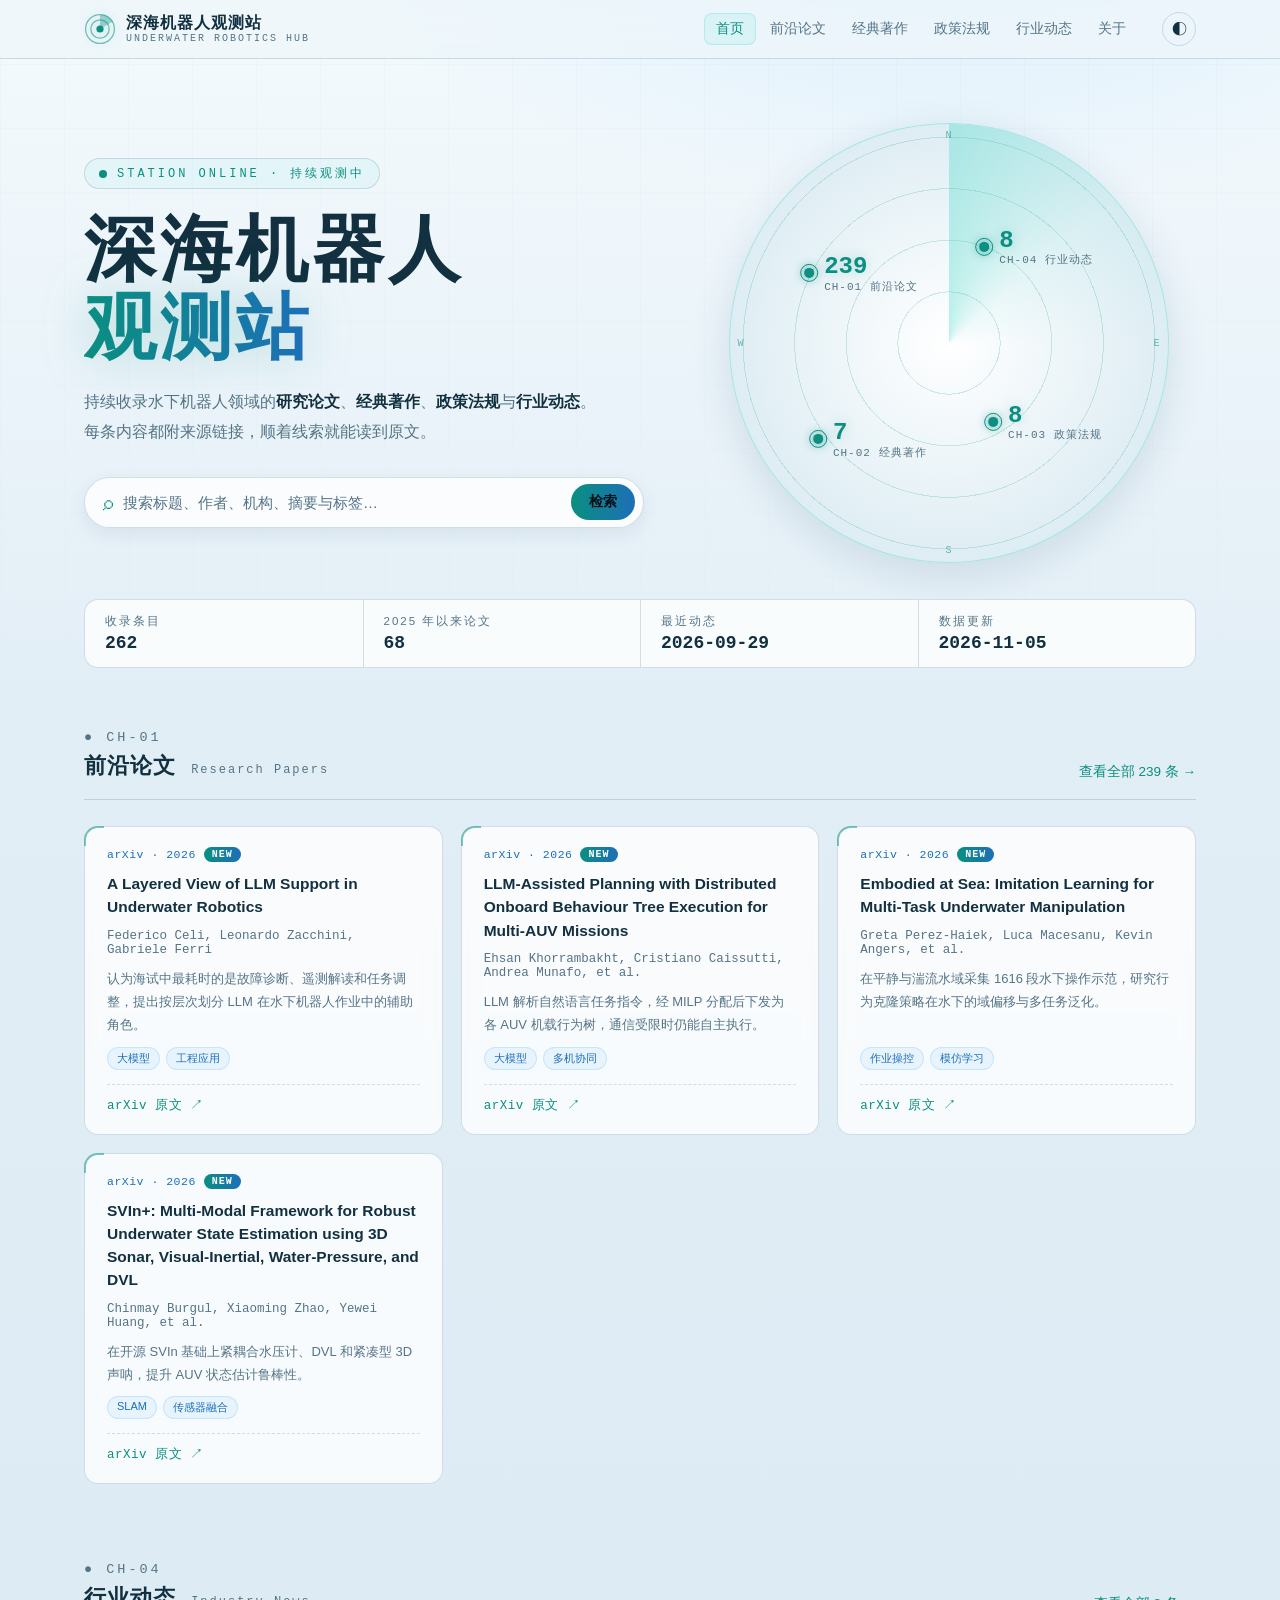
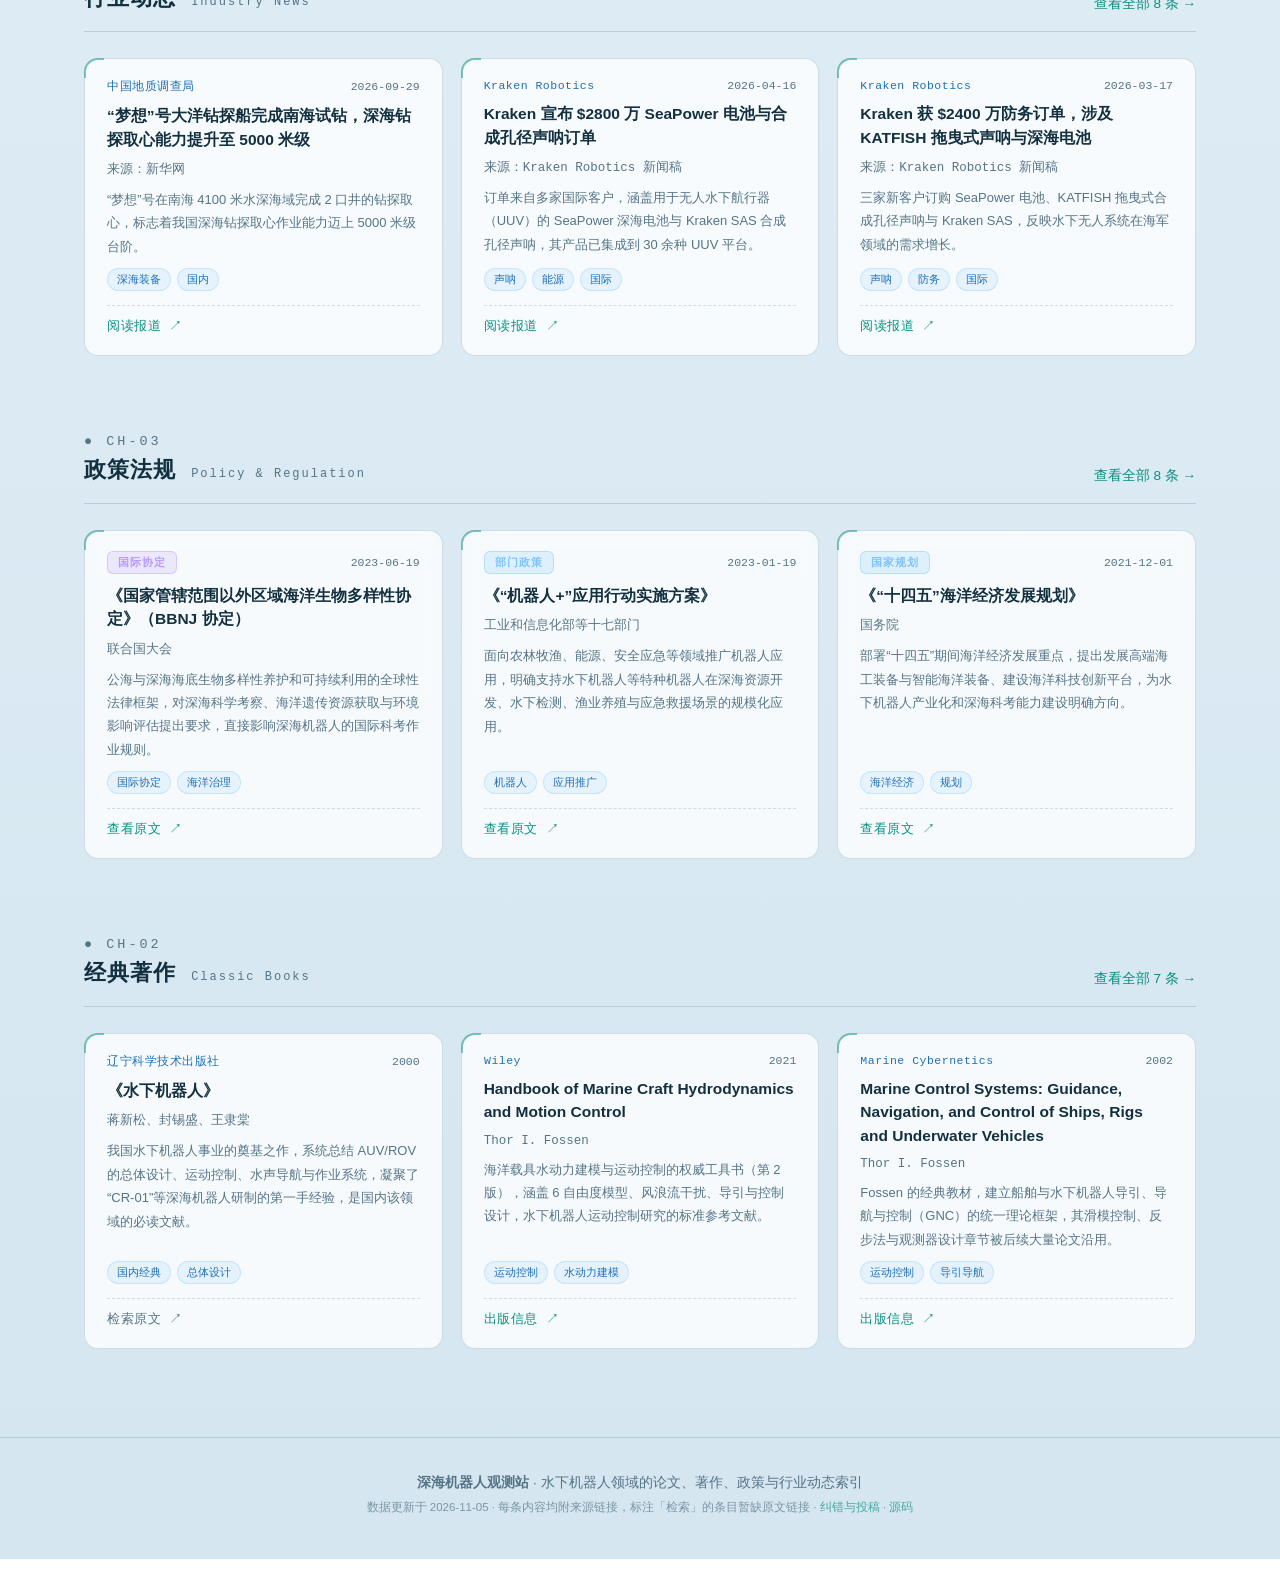
<file: index.html>
<!DOCTYPE html>
<html lang="zh-CN">
<head>
  <meta charset="UTF-8" />
  <meta name="viewport" content="width=device-width, initial-scale=1.0" />
  <title>深海机器人观测站 · 水下机器人论文、著作、政策与行业动态</title>
  <meta name="description" content="深海机器人观测站：水下机器人领域的前沿论文、经典著作、政策法规与行业动态，每条均附来源链接，支持全站检索。" />
  <link rel="canonical" href="https://momo1986.github.io/underwater-robotics-hub/" />
  <meta property="og:type" content="website" />
  <meta property="og:site_name" content="深海机器人观测站" />
  <meta property="og:title" content="深海机器人观测站 · 水下机器人论文、著作、政策与行业动态" />
  <meta property="og:description" content="深海机器人观测站：水下机器人领域的前沿论文、经典著作、政策法规与行业动态，每条均附来源链接，支持全站检索。" />
  <meta property="og:url" content="https://momo1986.github.io/underwater-robotics-hub/" />
  <meta name="theme-color" content="#03080f" />
  <link rel="icon" href="favicon.svg" type="image/svg+xml" />
  <link rel="stylesheet" href="css/style.css" />
  <script>
    /* 尽早应用主题，避免闪烁：优先用户选择，其次跟随系统 */
    try {
      var t = localStorage.getItem("uwr-theme");
      if (t === "light" || (!t && matchMedia("(prefers-color-scheme: light)").matches)) document.documentElement.classList.add("light");
    } catch (e) {}
  </script>
</head>
<body class="home">
  <header id="site-header" class="topbar"></header>

  <main id="top">
    <section class="station">
      <div class="station-text">
        <p class="eyebrow"><span class="dot"></span>STATION ONLINE · 持续观测中</p>
        <h1 class="station-title">深海机器人<br /><em>观测站</em></h1>
        <p class="station-sub">
          持续收录水下机器人领域的<b>研究论文</b>、<b>经典著作</b>、<b>政策法规</b>与<b>行业动态</b>。
          每条内容都附来源链接，顺着线索就能读到原文。
        </p>
        <form class="search-wrap" action="search.html" method="get" role="search">
          <span class="search-icon" aria-hidden="true">⌕</span>
          <input id="homeSearch" name="q" type="search" placeholder="搜索标题、作者、机构、摘要与标签…" autocomplete="off" aria-label="全站搜索" />
          <button class="search-go" type="submit">检索</button>
        </form>
      </div>
      <div class="sonar" id="sonar" aria-label="各栏目条目数">
        <div class="sonar-sweep" aria-hidden="true"></div>
        <span class="sonar-label sonar-n">N</span><span class="sonar-label sonar-e">E</span>
        <span class="sonar-label sonar-s">S</span><span class="sonar-label sonar-w">W</span>
      </div>
    </section>

    <div class="readout" id="readout"></div>

    <div id="previews"></div>
  </main>

  <footer id="site-footer" class="footer"></footer>

  <script src="js/data/papers.js"></script>
  <script src="js/data/books.js"></script>
  <script src="js/data/policies.js"></script>
  <script src="js/data/news.js"></script>
  <script src="js/common.js"></script>
  <script src="js/home.js"></script>
</body>
</html>
</file>
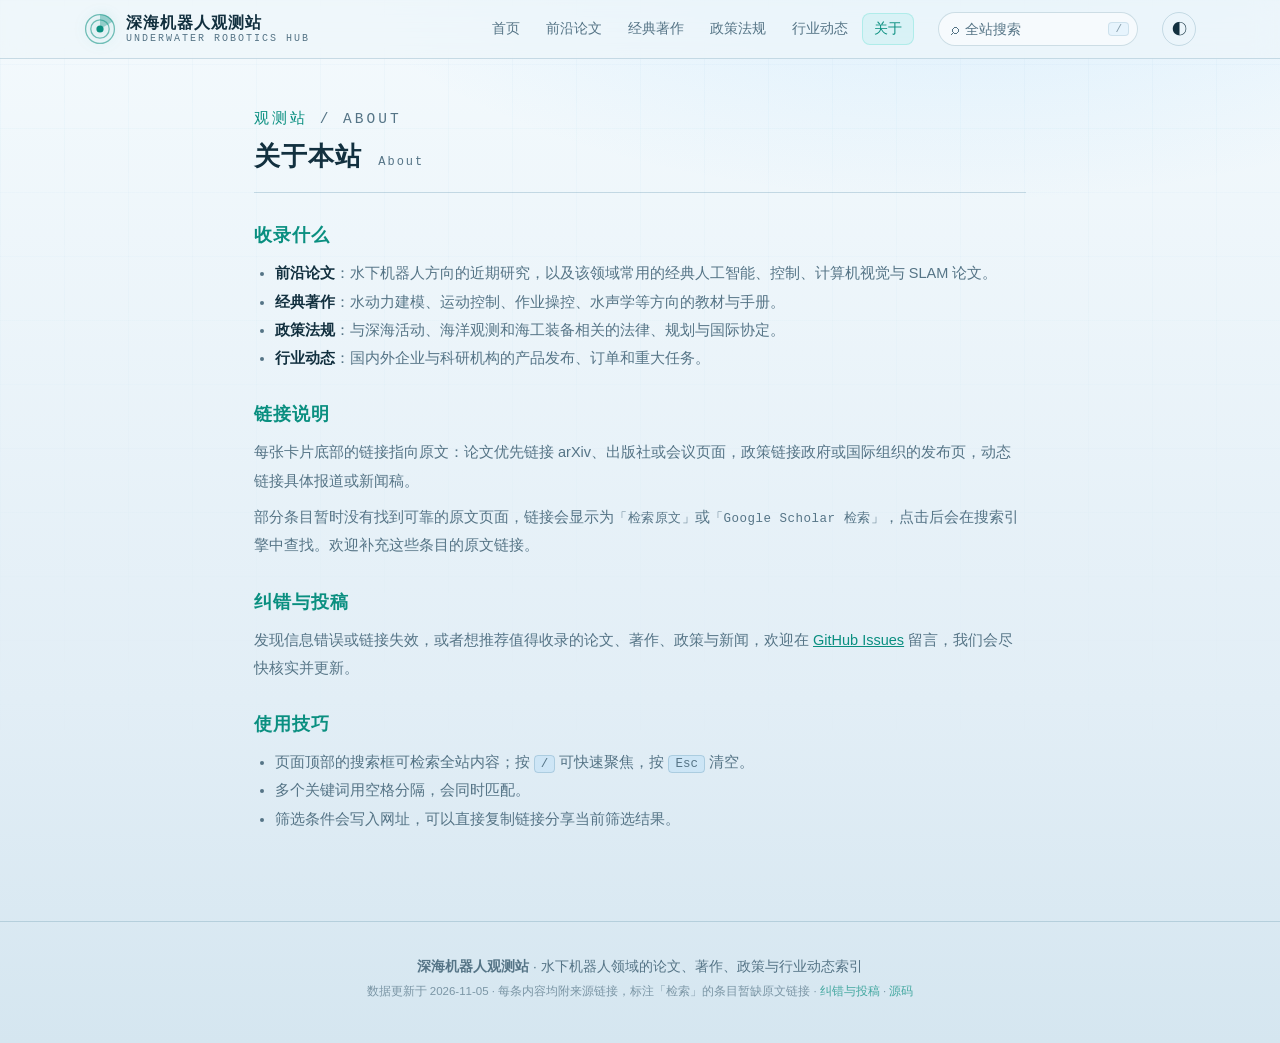
<file: about.html>
<!DOCTYPE html>
<html lang="zh-CN">
<head>
  <meta charset="UTF-8" />
  <meta name="viewport" content="width=device-width, initial-scale=1.0" />
  <title>关于 · 深海机器人观测站</title>
  <meta name="description" content="深海机器人观测站的收录范围、数据来源与维护方式。" />
  <link rel="canonical" href="https://momo1986.github.io/underwater-robotics-hub/about.html" />
  <meta property="og:type" content="website" />
  <meta property="og:site_name" content="深海机器人观测站" />
  <meta property="og:title" content="关于 · 深海机器人观测站" />
  <meta property="og:description" content="深海机器人观测站的收录范围、数据来源与维护方式。" />
  <meta property="og:url" content="https://momo1986.github.io/underwater-robotics-hub/about.html" />
  <meta name="theme-color" content="#03080f" />
  <link rel="icon" href="favicon.svg" type="image/svg+xml" />
  <link rel="stylesheet" href="css/style.css" />
  <script>
    /* 尽早应用主题，避免闪烁：优先用户选择，其次跟随系统 */
    try {
      var t = localStorage.getItem("uwr-theme");
      if (t === "light" || (!t && matchMedia("(prefers-color-scheme: light)").matches)) document.documentElement.classList.add("light");
    } catch (e) {}
  </script>
</head>
<body>
  <header id="site-header" class="topbar"></header>

  <main id="top">
    <section class="zone page-zone prose">
      <header class="zone-head">
        <div>
          <p class="crumb"><a href="index.html">观测站</a> / ABOUT</p>
          <h1 class="page-title">关于本站 <small>About</small></h1>
        </div>
      </header>

      <h2>收录什么</h2>
      <ul>
        <li><b>前沿论文</b>：水下机器人方向的近期研究，以及该领域常用的经典人工智能、控制、计算机视觉与 SLAM 论文。</li>
        <li><b>经典著作</b>：水动力建模、运动控制、作业操控、水声学等方向的教材与手册。</li>
        <li><b>政策法规</b>：与深海活动、海洋观测和海工装备相关的法律、规划与国际协定。</li>
        <li><b>行业动态</b>：国内外企业与科研机构的产品发布、订单和重大任务。</li>
      </ul>

      <h2>链接说明</h2>
      <p>每张卡片底部的链接指向原文：论文优先链接 arXiv、出版社或会议页面，政策链接政府或国际组织的发布页，动态链接具体报道或新闻稿。</p>
      <p>部分条目暂时没有找到可靠的原文页面，链接会显示为<span class="card-link is-search">「检索原文」</span>或<span class="card-link is-search">「Google Scholar 检索」</span>，点击后会在搜索引擎中查找。欢迎补充这些条目的原文链接。</p>

      <h2>纠错与投稿</h2>
      <p>发现信息错误或链接失效，或者想推荐值得收录的论文、著作、政策与新闻，欢迎在 <a id="issueLink" target="_blank" rel="noopener">GitHub Issues</a> 留言，我们会尽快核实并更新。</p>

      <h2>使用技巧</h2>
      <ul>
        <li>页面顶部的搜索框可检索全站内容；按 <kbd>/</kbd> 可快速聚焦，按 <kbd>Esc</kbd> 清空。</li>
        <li>多个关键词用空格分隔，会同时匹配。</li>
        <li>筛选条件会写入网址，可以直接复制链接分享当前筛选结果。</li>
      </ul>
    </section>
    <script>document.addEventListener("DOMContentLoaded",function(){document.getElementById("issueLink").href=SITE.repo+"/issues";});</script>
  </main>

  <footer id="site-footer" class="footer"></footer>

  <script src="js/common.js"></script>

</body>
</html>
</file>
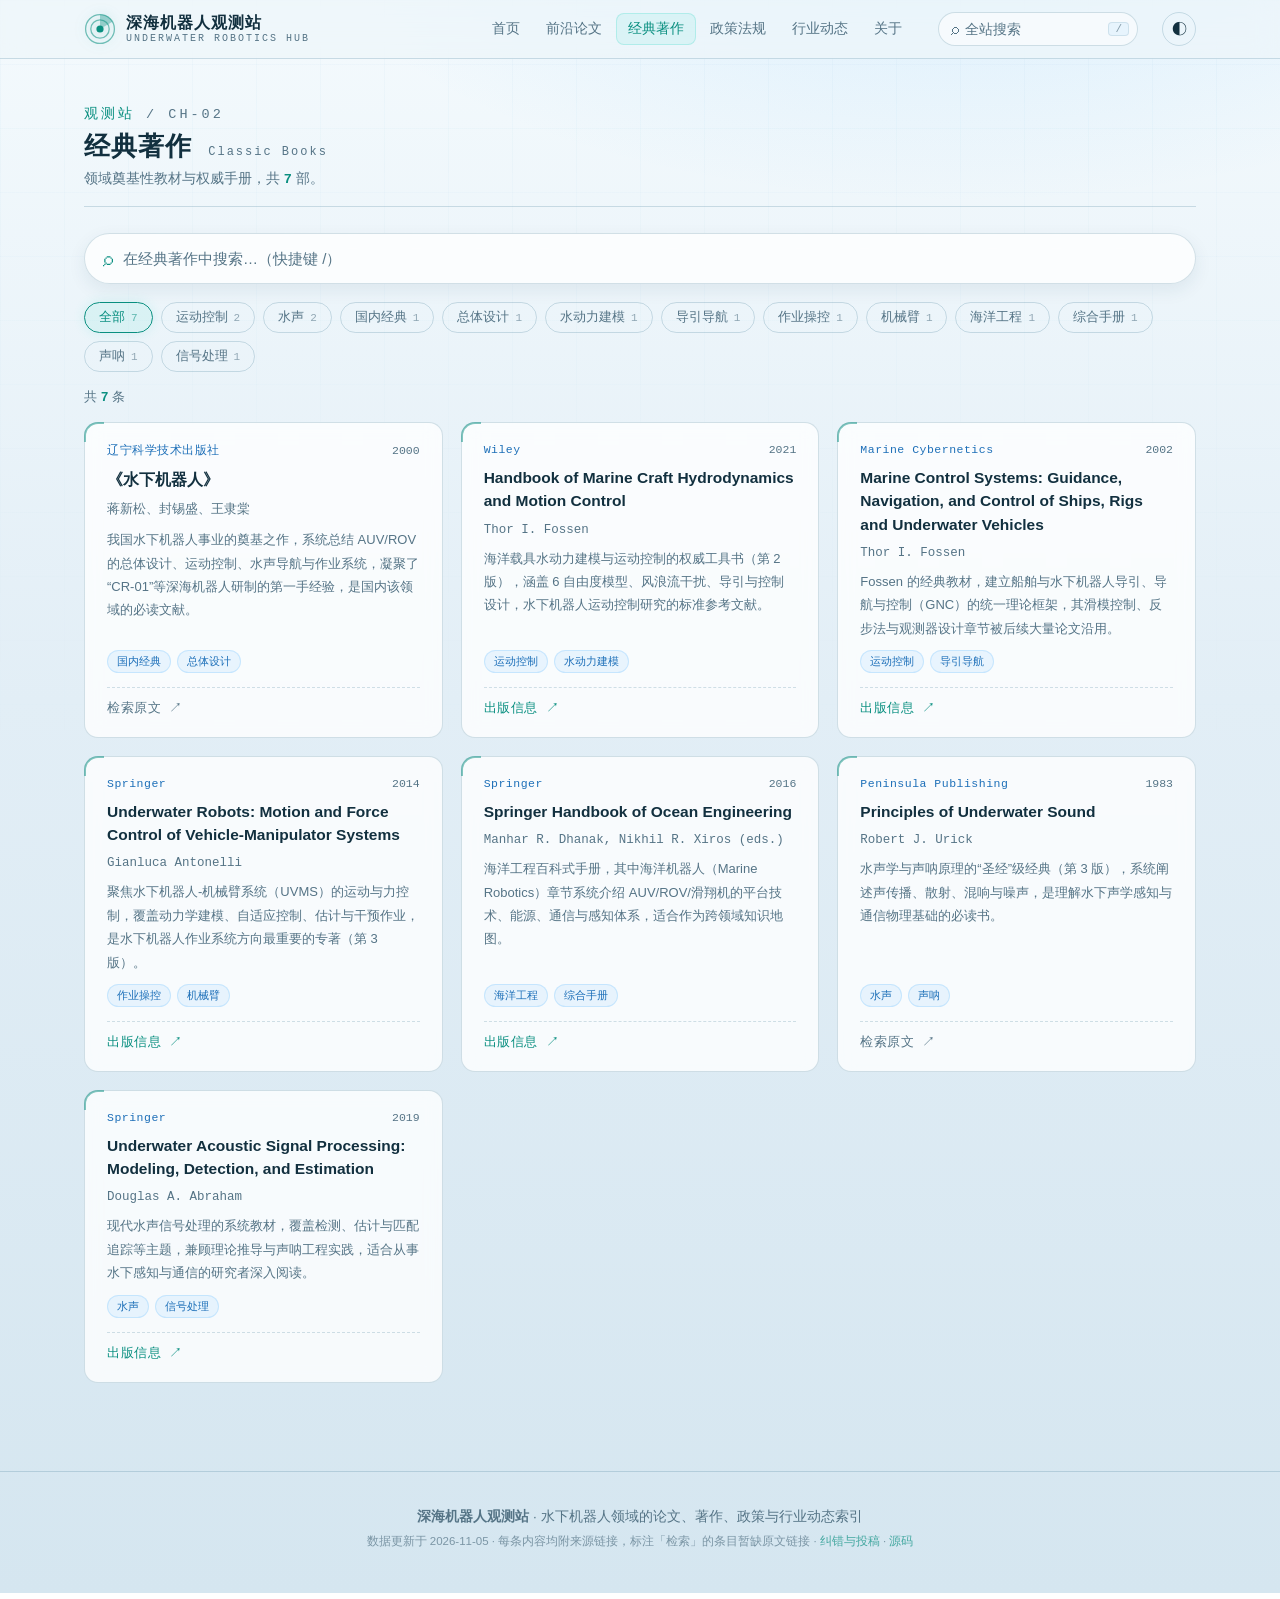
<file: books.html>
<!DOCTYPE html>
<html lang="zh-CN">
<head>
  <meta charset="UTF-8" />
  <meta name="viewport" content="width=device-width, initial-scale=1.0" />
  <title>经典著作 · 深海机器人观测站</title>
  <meta name="description" content="水下机器人领域的奠基性教材与权威手册：水动力建模、运动控制、作业操控、水声学。" />
  <link rel="canonical" href="https://momo1986.github.io/underwater-robotics-hub/books.html" />
  <meta property="og:type" content="website" />
  <meta property="og:site_name" content="深海机器人观测站" />
  <meta property="og:title" content="经典著作 · 深海机器人观测站" />
  <meta property="og:description" content="水下机器人领域的奠基性教材与权威手册：水动力建模、运动控制、作业操控、水声学。" />
  <meta property="og:url" content="https://momo1986.github.io/underwater-robotics-hub/books.html" />
  <meta name="theme-color" content="#03080f" />
  <link rel="icon" href="favicon.svg" type="image/svg+xml" />
  <link rel="stylesheet" href="css/style.css" />
  <script>
    /* 尽早应用主题，避免闪烁：优先用户选择，其次跟随系统 */
    try {
      var t = localStorage.getItem("uwr-theme");
      if (t === "light" || (!t && matchMedia("(prefers-color-scheme: light)").matches)) document.documentElement.classList.add("light");
    } catch (e) {}
  </script>
</head>
<body data-section="books">
  <header id="site-header" class="topbar"></header>

  <main id="top">
    <section class="zone page-zone">
      <header class="zone-head">
        <div>
          <p class="crumb"><a href="index.html">观测站</a> / CH-02</p>
          <h1 class="page-title">经典著作 <small>Classic Books</small></h1>
          <p id="sectionDesc">领域奠基性教材与权威手册，共 <b id="sectionCount"></b> 部。</p>
        </div>
      </header>
      <div class="section-search search-wrap">
        <span class="search-icon" aria-hidden="true">⌕</span>
        <input id="sectionSearch" type="search" placeholder="在经典著作中搜索…（快捷键 /）" autocomplete="off" aria-label="在经典著作中搜索" />
      </div>
      <div class="filters" id="tagBar" aria-label="按标签筛选"></div>
      <p class="result-meta" id="resultMeta" aria-live="polite"></p>
      <div class="cards" id="cards"></div>
    </section>
  </main>

  <footer id="site-footer" class="footer"></footer>

  <script src="js/data/books.js"></script>
  <script src="js/common.js"></script>
  <script src="js/section.js"></script>
</body>
</html>
</file>
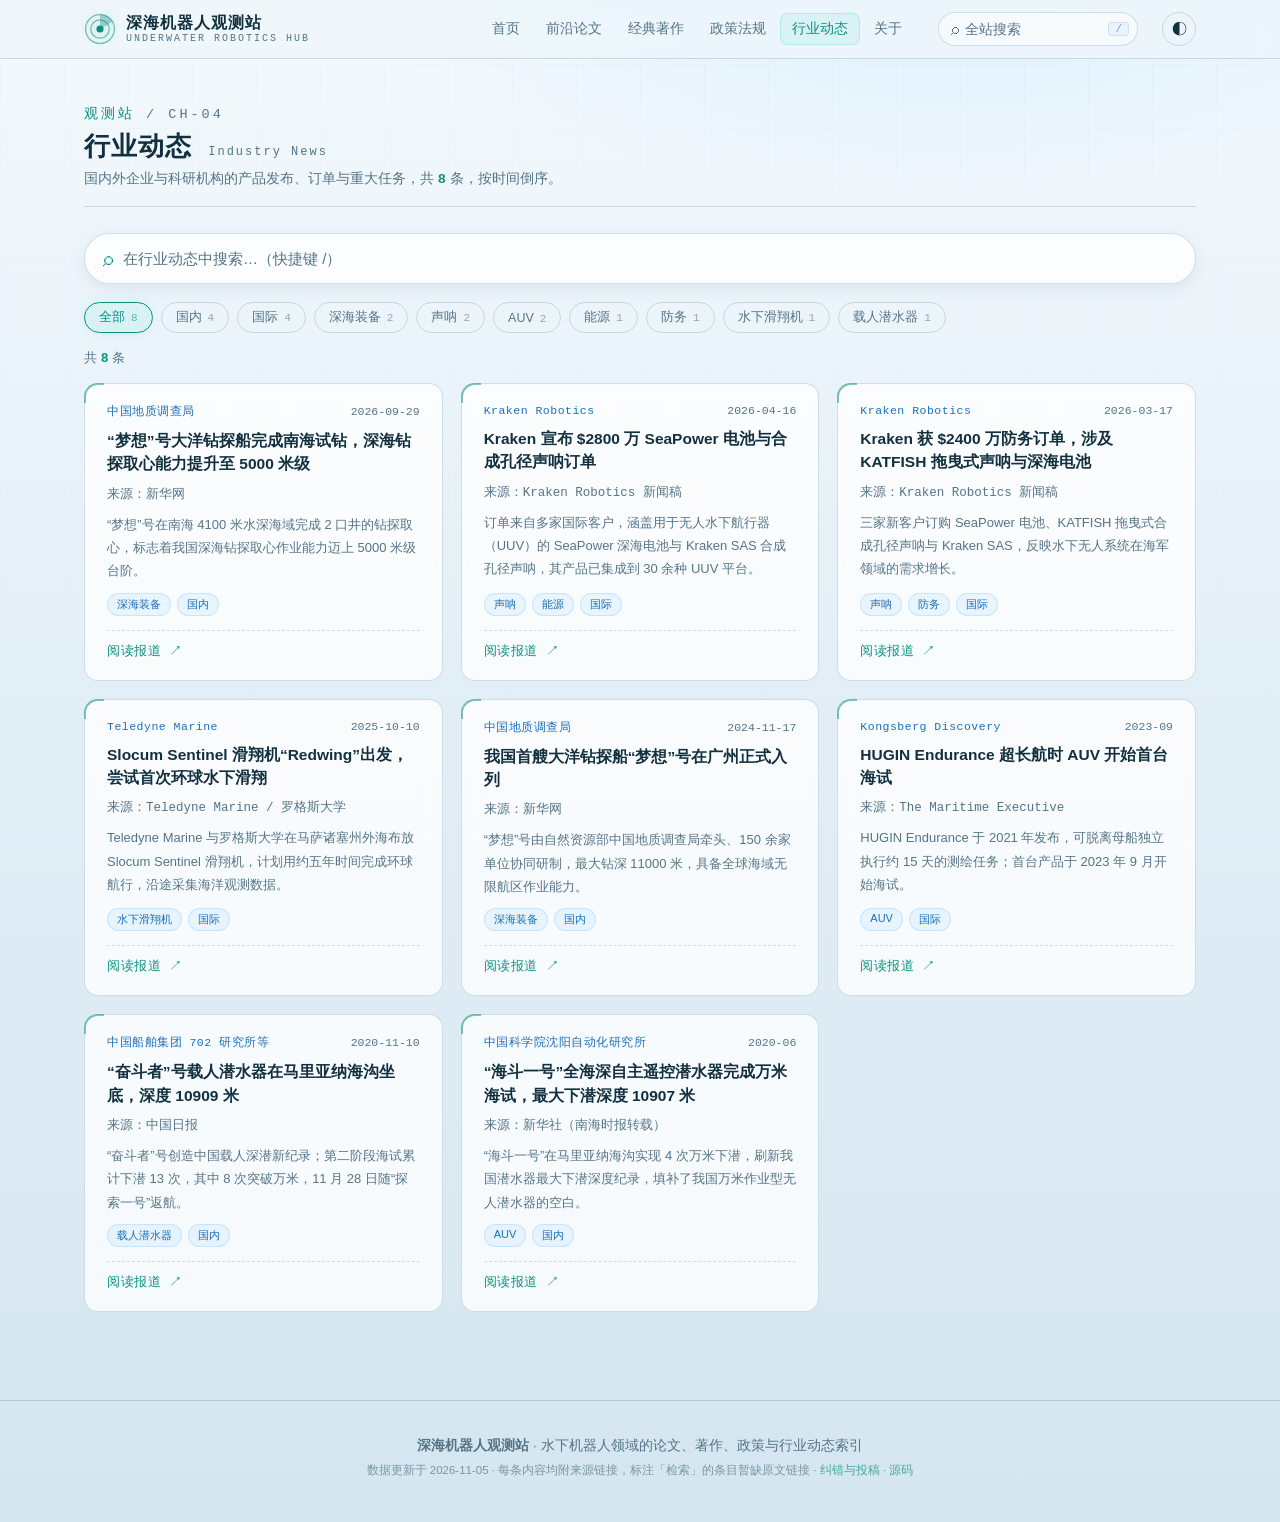
<file: news.html>
<!DOCTYPE html>
<html lang="zh-CN">
<head>
  <meta charset="UTF-8" />
  <meta name="viewport" content="width=device-width, initial-scale=1.0" />
  <title>行业动态 · 深海机器人观测站</title>
  <meta name="description" content="国内外水下机器人企业与科研机构的产品发布、订单与重大任务。" />
  <link rel="canonical" href="https://momo1986.github.io/underwater-robotics-hub/news.html" />
  <meta property="og:type" content="website" />
  <meta property="og:site_name" content="深海机器人观测站" />
  <meta property="og:title" content="行业动态 · 深海机器人观测站" />
  <meta property="og:description" content="国内外水下机器人企业与科研机构的产品发布、订单与重大任务。" />
  <meta property="og:url" content="https://momo1986.github.io/underwater-robotics-hub/news.html" />
  <meta name="theme-color" content="#03080f" />
  <link rel="icon" href="favicon.svg" type="image/svg+xml" />
  <link rel="stylesheet" href="css/style.css" />
  <script>
    /* 尽早应用主题，避免闪烁：优先用户选择，其次跟随系统 */
    try {
      var t = localStorage.getItem("uwr-theme");
      if (t === "light" || (!t && matchMedia("(prefers-color-scheme: light)").matches)) document.documentElement.classList.add("light");
    } catch (e) {}
  </script>
</head>
<body data-section="news">
  <header id="site-header" class="topbar"></header>

  <main id="top">
    <section class="zone page-zone">
      <header class="zone-head">
        <div>
          <p class="crumb"><a href="index.html">观测站</a> / CH-04</p>
          <h1 class="page-title">行业动态 <small>Industry News</small></h1>
          <p id="sectionDesc">国内外企业与科研机构的产品发布、订单与重大任务，共 <b id="sectionCount"></b> 条，按时间倒序。</p>
        </div>
      </header>
      <div class="section-search search-wrap">
        <span class="search-icon" aria-hidden="true">⌕</span>
        <input id="sectionSearch" type="search" placeholder="在行业动态中搜索…（快捷键 /）" autocomplete="off" aria-label="在行业动态中搜索" />
      </div>
      <div class="filters" id="tagBar" aria-label="按标签筛选"></div>
      <p class="result-meta" id="resultMeta" aria-live="polite"></p>
      <div class="cards" id="cards"></div>
    </section>
  </main>

  <footer id="site-footer" class="footer"></footer>

  <script src="js/data/news.js"></script>
  <script src="js/common.js"></script>
  <script src="js/section.js"></script>
</body>
</html>
</file>
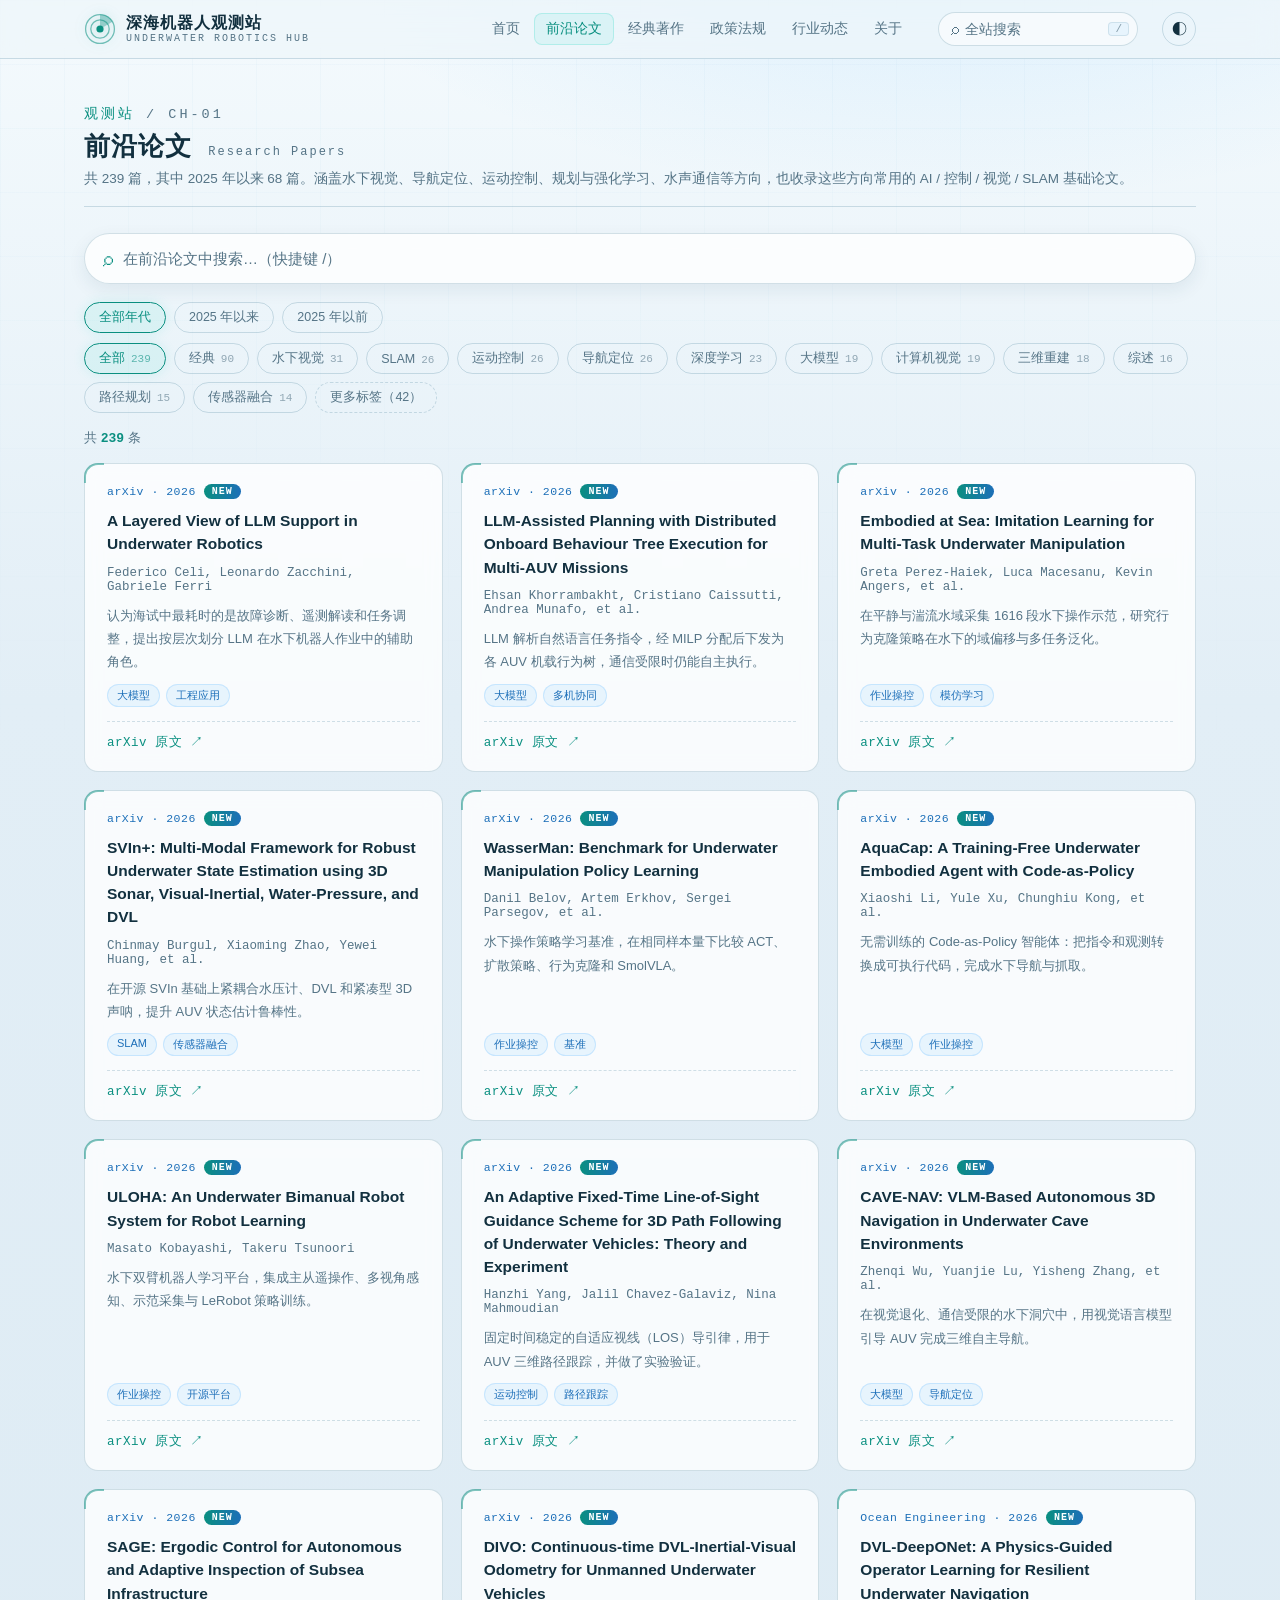
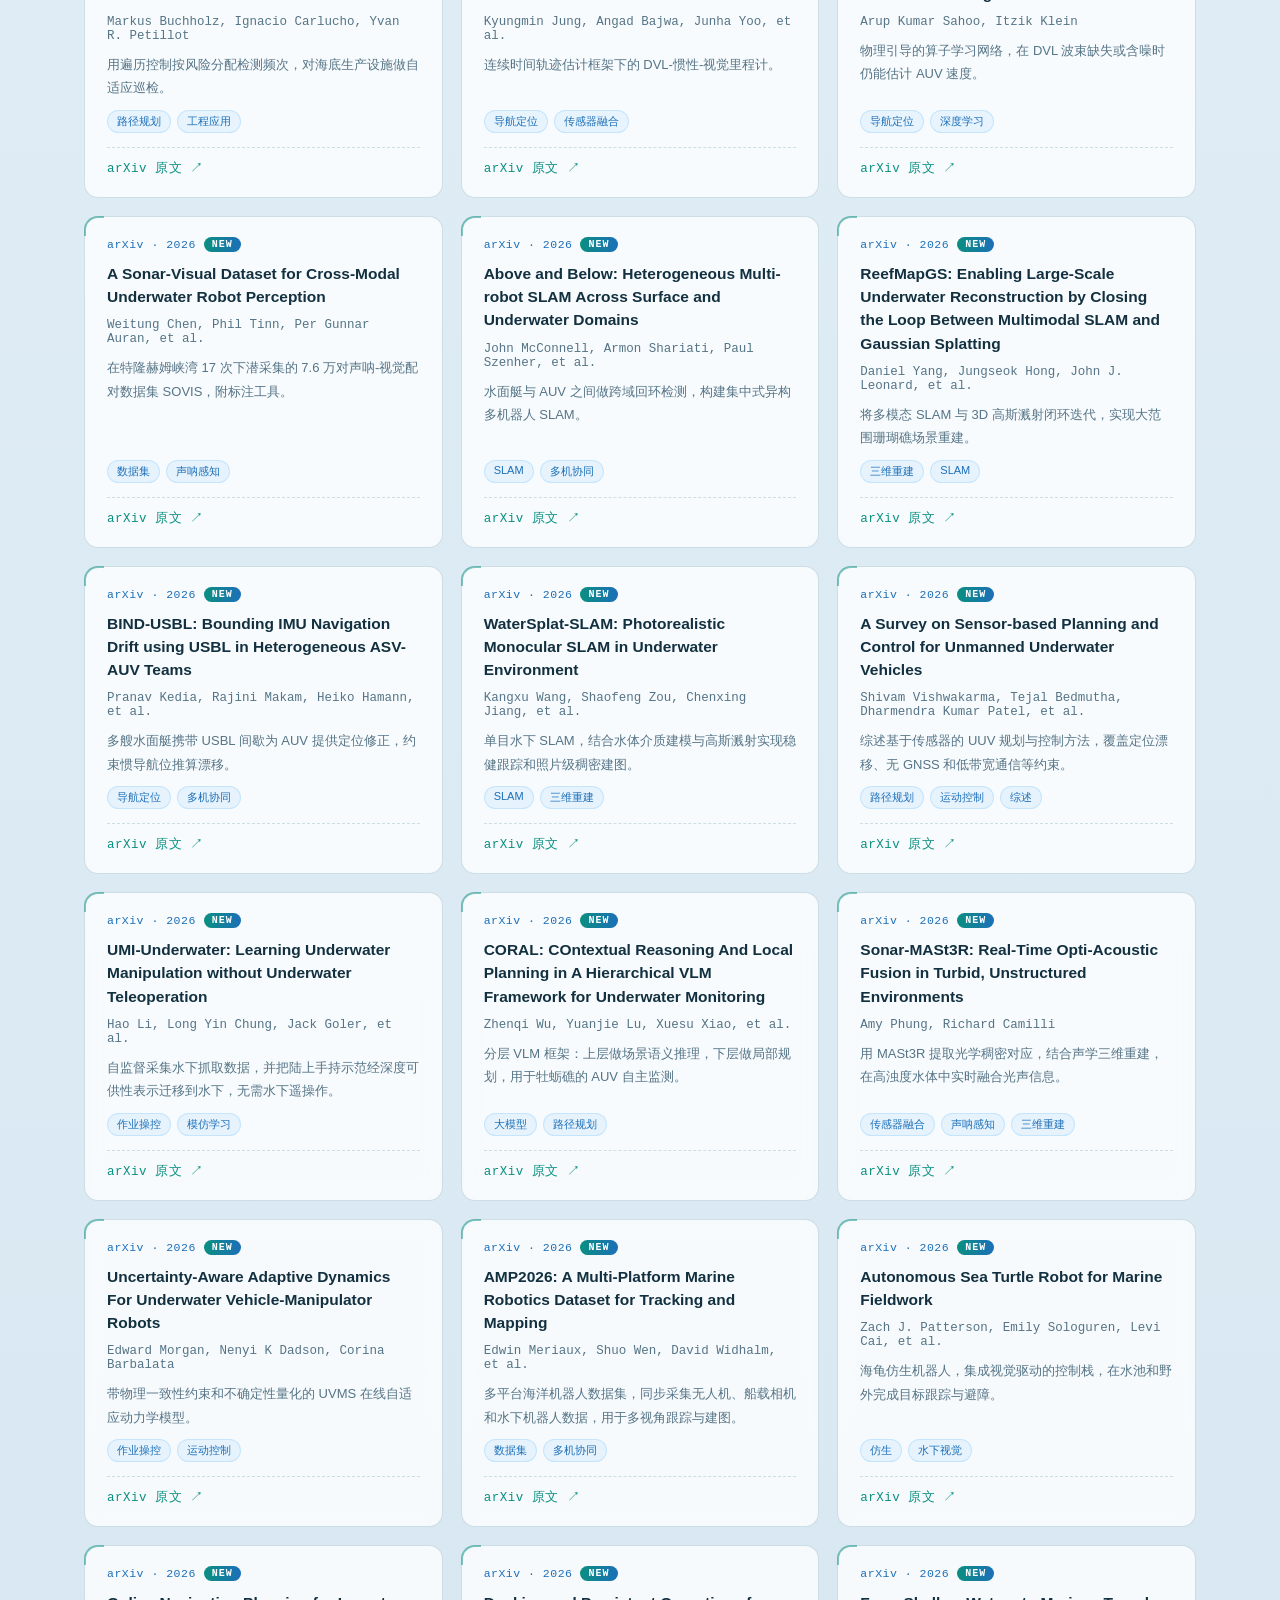
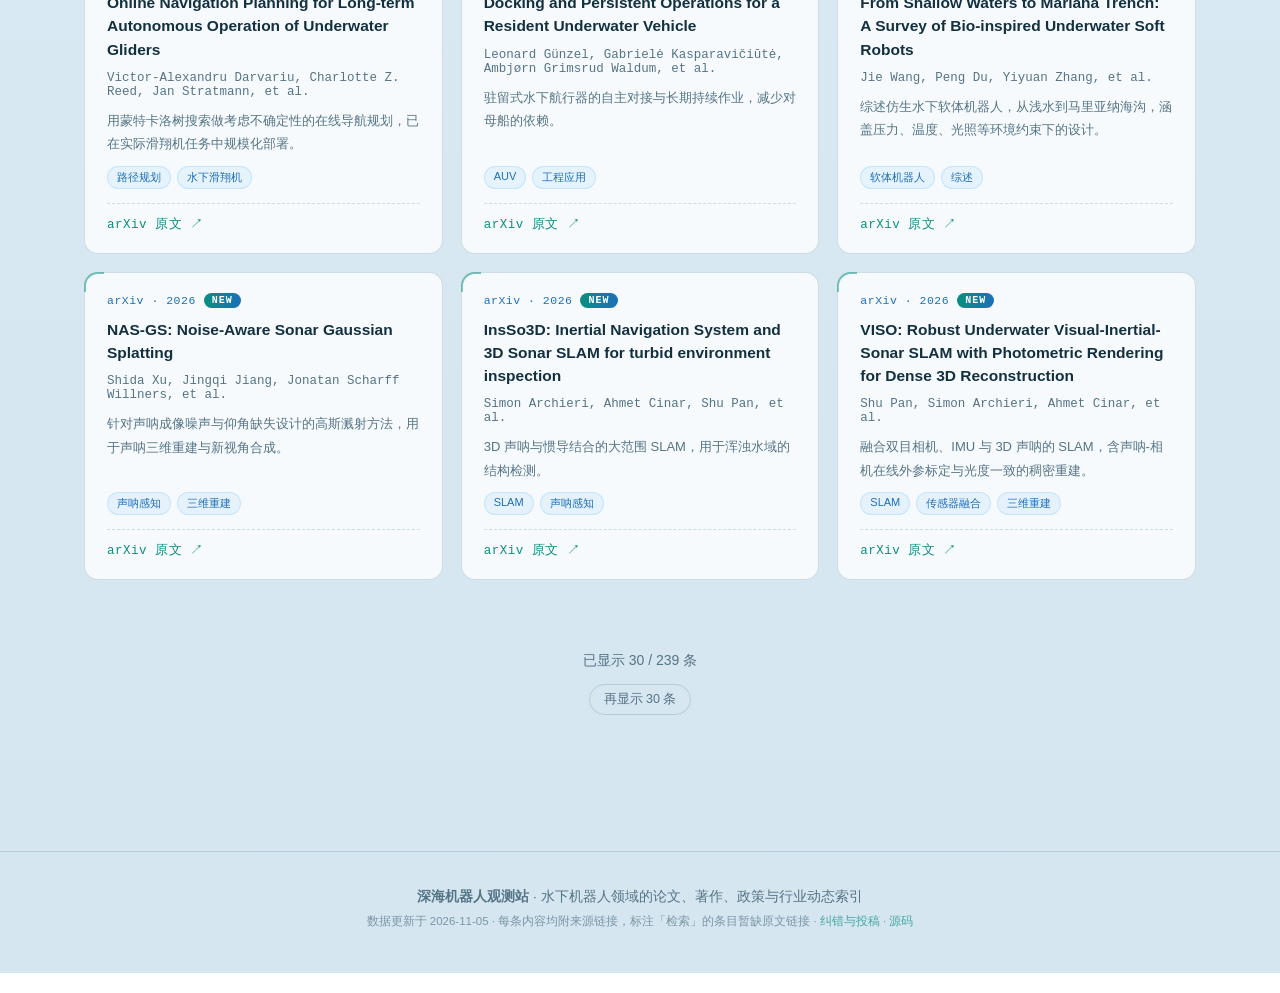
<file: papers.html>
<!DOCTYPE html>
<html lang="zh-CN">
<head>
  <meta charset="UTF-8" />
  <meta name="viewport" content="width=device-width, initial-scale=1.0" />
  <title>前沿论文 · 深海机器人观测站</title>
  <meta name="description" content="水下机器人相关研究论文：水下视觉、SLAM 与导航、运动控制、强化学习、水声通信、仿生平台等方向。" />
  <link rel="canonical" href="https://momo1986.github.io/underwater-robotics-hub/papers.html" />
  <meta property="og:type" content="website" />
  <meta property="og:site_name" content="深海机器人观测站" />
  <meta property="og:title" content="前沿论文 · 深海机器人观测站" />
  <meta property="og:description" content="水下机器人相关研究论文：水下视觉、SLAM 与导航、运动控制、强化学习、水声通信、仿生平台等方向。" />
  <meta property="og:url" content="https://momo1986.github.io/underwater-robotics-hub/papers.html" />
  <meta name="theme-color" content="#03080f" />
  <link rel="icon" href="favicon.svg" type="image/svg+xml" />
  <link rel="stylesheet" href="css/style.css" />
  <script>
    /* 尽早应用主题，避免闪烁：优先用户选择，其次跟随系统 */
    try {
      var t = localStorage.getItem("uwr-theme");
      if (t === "light" || (!t && matchMedia("(prefers-color-scheme: light)").matches)) document.documentElement.classList.add("light");
    } catch (e) {}
  </script>
</head>
<body data-section="papers">
  <header id="site-header" class="topbar"></header>

  <main id="top">
    <section class="zone page-zone">
      <header class="zone-head">
        <div>
          <p class="crumb"><a href="index.html">观测站</a> / CH-01</p>
          <h1 class="page-title">前沿论文 <small>Research Papers</small></h1>
          <p id="sectionDesc"></p>
        </div>
      </header>
      <div class="section-search search-wrap">
        <span class="search-icon" aria-hidden="true">⌕</span>
        <input id="sectionSearch" type="search" placeholder="在前沿论文中搜索…（快捷键 /）" autocomplete="off" aria-label="在前沿论文中搜索" />
      </div>
      <div class="filters era" id="eraBar" role="group" aria-label="按年代筛选">
        <button class="chip" data-era="all">全部年代</button>
        <button class="chip" data-era="recent">近期研究</button>
        <button class="chip" data-era="classic">经典基础</button>
      </div>
      <div class="filters" id="tagBar" aria-label="按标签筛选"></div>
      <p class="result-meta" id="resultMeta" aria-live="polite"></p>
      <div class="cards" id="cards"></div>
    </section>
  </main>

  <footer id="site-footer" class="footer"></footer>

  <script src="js/data/papers.js"></script>
  <script src="js/common.js"></script>
  <script src="js/section.js"></script>
</body>
</html>
</file>
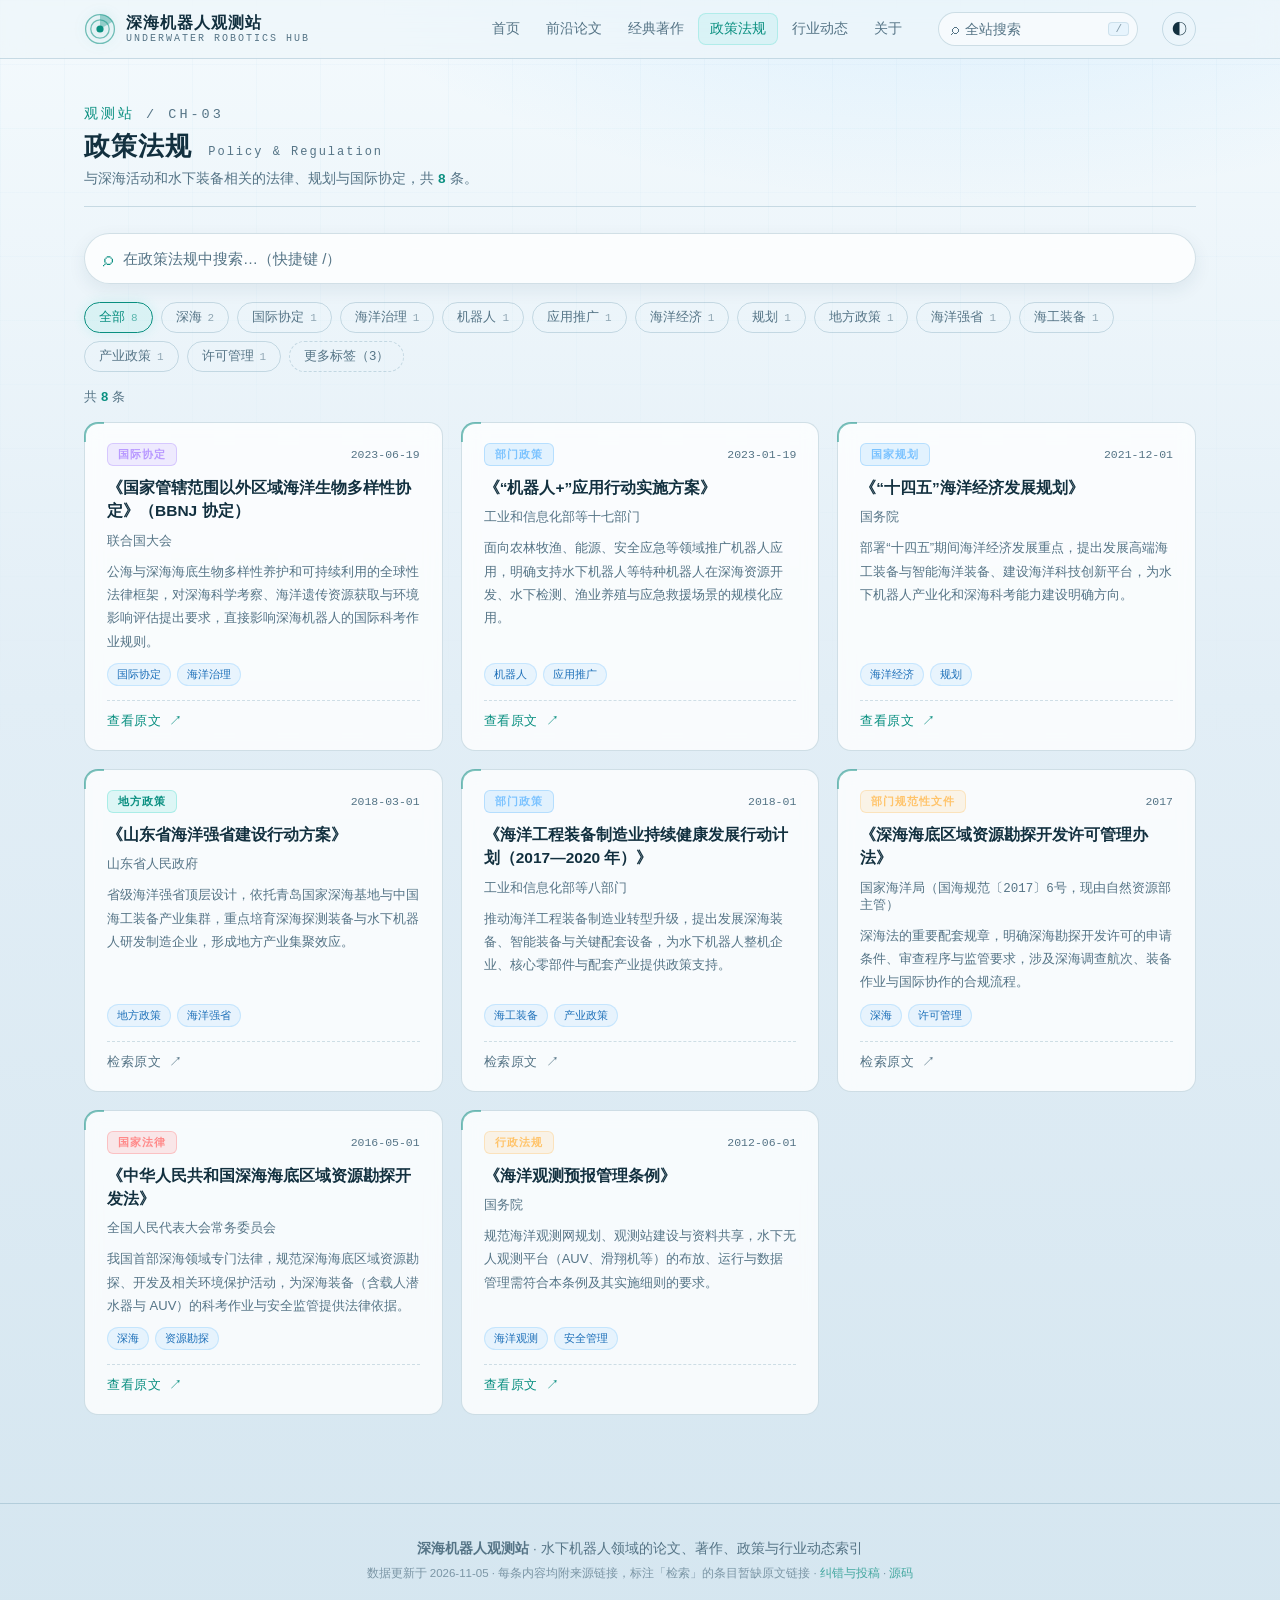
<file: policies.html>
<!DOCTYPE html>
<html lang="zh-CN">
<head>
  <meta charset="UTF-8" />
  <meta name="viewport" content="width=device-width, initial-scale=1.0" />
  <title>政策法规 · 深海机器人观测站</title>
  <meta name="description" content="与水下机器人和深海活动相关的法律、行政法规、产业政策与国际协定。" />
  <link rel="canonical" href="https://momo1986.github.io/underwater-robotics-hub/policies.html" />
  <meta property="og:type" content="website" />
  <meta property="og:site_name" content="深海机器人观测站" />
  <meta property="og:title" content="政策法规 · 深海机器人观测站" />
  <meta property="og:description" content="与水下机器人和深海活动相关的法律、行政法规、产业政策与国际协定。" />
  <meta property="og:url" content="https://momo1986.github.io/underwater-robotics-hub/policies.html" />
  <meta name="theme-color" content="#03080f" />
  <link rel="icon" href="favicon.svg" type="image/svg+xml" />
  <link rel="stylesheet" href="css/style.css" />
  <script>
    /* 尽早应用主题，避免闪烁：优先用户选择，其次跟随系统 */
    try {
      var t = localStorage.getItem("uwr-theme");
      if (t === "light" || (!t && matchMedia("(prefers-color-scheme: light)").matches)) document.documentElement.classList.add("light");
    } catch (e) {}
  </script>
</head>
<body data-section="policies">
  <header id="site-header" class="topbar"></header>

  <main id="top">
    <section class="zone page-zone">
      <header class="zone-head">
        <div>
          <p class="crumb"><a href="index.html">观测站</a> / CH-03</p>
          <h1 class="page-title">政策法规 <small>Policy &amp; Regulation</small></h1>
          <p id="sectionDesc">与深海活动和水下装备相关的法律、规划与国际协定，共 <b id="sectionCount"></b> 条。</p>
        </div>
      </header>
      <div class="section-search search-wrap">
        <span class="search-icon" aria-hidden="true">⌕</span>
        <input id="sectionSearch" type="search" placeholder="在政策法规中搜索…（快捷键 /）" autocomplete="off" aria-label="在政策法规中搜索" />
      </div>
      <div class="filters" id="tagBar" aria-label="按标签筛选"></div>
      <p class="result-meta" id="resultMeta" aria-live="polite"></p>
      <div class="cards" id="cards"></div>
    </section>
  </main>

  <footer id="site-footer" class="footer"></footer>

  <script src="js/data/policies.js"></script>
  <script src="js/common.js"></script>
  <script src="js/section.js"></script>
</body>
</html>
</file>
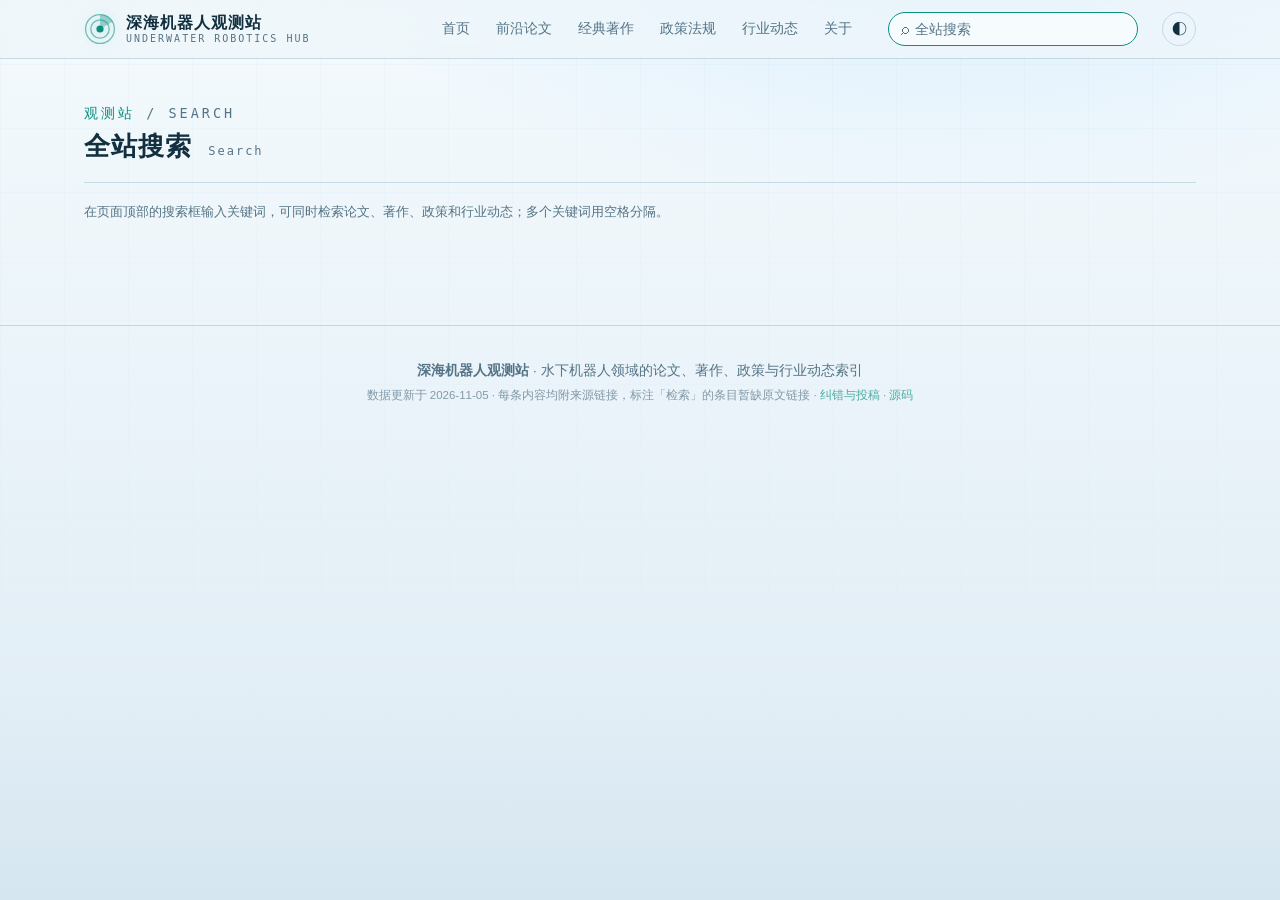
<file: search.html>
<!DOCTYPE html>
<html lang="zh-CN">
<head>
  <meta charset="UTF-8" />
  <meta name="viewport" content="width=device-width, initial-scale=1.0" />
  <title>搜索结果 · 深海机器人观测站</title>
  <meta name="description" content="在水下机器人论文、著作、政策与行业动态中同时检索。" />
  <link rel="canonical" href="https://momo1986.github.io/underwater-robotics-hub/search.html" />
  <meta property="og:type" content="website" />
  <meta property="og:site_name" content="深海机器人观测站" />
  <meta property="og:title" content="搜索结果 · 深海机器人观测站" />
  <meta property="og:description" content="在水下机器人论文、著作、政策与行业动态中同时检索。" />
  <meta property="og:url" content="https://momo1986.github.io/underwater-robotics-hub/search.html" />
  <meta name="theme-color" content="#03080f" />
  <link rel="icon" href="favicon.svg" type="image/svg+xml" />
  <link rel="stylesheet" href="css/style.css" />
  <script>
    /* 尽早应用主题，避免闪烁：优先用户选择，其次跟随系统 */
    try {
      var t = localStorage.getItem("uwr-theme");
      if (t === "light" || (!t && matchMedia("(prefers-color-scheme: light)").matches)) document.documentElement.classList.add("light");
    } catch (e) {}
  </script>
</head>
<body data-page="search">
  <header id="site-header" class="topbar"></header>

  <main id="top">
    <section class="zone page-zone">
      <header class="zone-head">
        <div>
          <p class="crumb"><a href="index.html">观测站</a> / SEARCH</p>
          <h1 class="page-title" id="searchTitle">搜索结果 <small>Search</small></h1>
        </div>
      </header>
      <p class="result-meta" id="resultMeta" aria-live="polite"></p>
    </section>
    <div id="results"></div>
  </main>

  <footer id="site-footer" class="footer"></footer>

  <script src="js/data/papers.js"></script>
  <script src="js/data/books.js"></script>
  <script src="js/data/policies.js"></script>
  <script src="js/data/news.js"></script>
  <script src="js/common.js"></script>
  <script src="js/search.js"></script>
</body>
</html>
</file>
<file: css/style.css>
/* ============================================================
 * 深海机器人观测站 · 样式
 * 深海观测台风格：深色底 + 青蓝光晕 + 玻璃拟态卡片
 * ============================================================ */

:root {
  --bg-0: #03080f;
  --bg-1: #061524;
  --bg-2: #0a2033;
  --ink: #d8e8f2;
  --ink-dim: #7f9cb0;
  --line: rgba(94, 178, 214, 0.16);
  --accent: #35d6c3;
  --accent-2: #4fb2ff;
  --accent-glow: rgba(53, 214, 195, 0.35);
  --card-bg: rgba(12, 34, 52, 0.62);
  --card-hover: rgba(16, 44, 66, 0.85);
  --mark-bg: rgba(53, 214, 195, 0.28);
  --radius: 14px;
  --mono: "SF Mono", "JetBrains Mono", Consolas, monospace;
}

:root.light {
  --bg-0: #eef6fa;
  --bg-1: #e2eef6;
  --bg-2: #d5e6f0;
  --ink: #12303f;
  --ink-dim: #557486;
  --line: rgba(20, 90, 120, 0.18);
  --accent: #0a8f80;
  --accent-2: #1d6fb8;
  --accent-glow: rgba(10, 143, 128, 0.25);
  --card-bg: rgba(255, 255, 255, 0.78);
  --card-hover: rgba(255, 255, 255, 0.95);
  --mark-bg: rgba(10, 143, 128, 0.22);
}

* { box-sizing: border-box; margin: 0; padding: 0; }

html { scroll-behavior: smooth; }

body {
  font-family: "PingFang SC", "Microsoft YaHei", "Helvetica Neue", Arial, sans-serif;
  color: var(--ink);
  background:
    radial-gradient(1200px 600px at 80% -100px, rgba(79, 178, 255, 0.14), transparent 60%),
    radial-gradient(900px 500px at -10% 30%, rgba(53, 214, 195, 0.10), transparent 55%),
    linear-gradient(180deg, var(--bg-0), var(--bg-1) 45%, var(--bg-0));
  min-height: 100vh;
  overflow-x: hidden;
}

::selection { background: var(--accent-glow); }

/* ---------- 顶部导航 ---------- */
.topbar {
  position: sticky; top: 0; z-index: 50;
  backdrop-filter: blur(14px);
  background: color-mix(in srgb, var(--bg-0) 72%, transparent);
  border-bottom: 1px solid var(--line);
}
.topbar-inner {
  max-width: 1160px; margin: 0 auto;
  padding: 12px 24px;
  display: flex; align-items: center; gap: 24px;
}
.brand { display: flex; align-items: center; gap: 10px; text-decoration: none; color: var(--ink); }
.brand-text { display: flex; flex-direction: column; line-height: 1.2; }
.brand-text strong { font-size: 16px; letter-spacing: 1px; }
.brand-text small {
  font-size: 10px; color: var(--ink-dim); white-space: nowrap;
  font-family: var(--mono); letter-spacing: 2px;
}
.main-nav { display: flex; gap: 2px; margin-left: auto; }
.nav-link { white-space: nowrap; }
.nav-link {
  color: var(--ink-dim); text-decoration: none;
  font-size: 14px; padding: 7px 12px; border-radius: 8px;
  transition: all 0.2s;
}
.nav-link:hover { color: var(--ink); background: rgba(120, 200, 230, 0.08); }
.nav-link.active {
  color: var(--accent);
  background: rgba(53, 214, 195, 0.10);
  box-shadow: inset 0 0 0 1px rgba(53, 214, 195, 0.25);
}
.theme-toggle {
  background: none; border: 1px solid var(--line); color: var(--ink);
  width: 34px; height: 34px; border-radius: 50%;
  font-size: 15px; cursor: pointer; transition: all 0.2s;
}
.theme-toggle:hover { border-color: var(--accent); color: var(--accent); }

/* ---------- Hero ---------- */
.hero {
  max-width: 900px; margin: 0 auto;
  padding: 88px 24px 40px;
  text-align: center;
  position: relative; z-index: 1;
}
.hero-eyebrow {
  font-family: var(--mono); font-size: 12px; letter-spacing: 6px;
  color: var(--accent); margin-bottom: 20px;
}
.hero-title {
  font-size: clamp(34px, 6vw, 58px);
  line-height: 1.18; font-weight: 800; letter-spacing: 1px;
}
.hero-title em {
  font-style: normal;
  background: linear-gradient(90deg, var(--accent), var(--accent-2));
  -webkit-background-clip: text; background-clip: text;
  -webkit-text-fill-color: transparent;
}
.hero-sub {
  margin: 22px auto 0; max-width: 640px;
  color: var(--ink-dim); font-size: 15.5px; line-height: 1.9;
}
.hero-sub b { color: var(--ink); font-weight: 600; }

/* 搜索框 */
.search-wrap {
  margin: 34px auto 0; max-width: 720px;
  display: flex; align-items: center; gap: 10px;
  padding: 4px 8px 4px 18px;
  background: var(--card-bg);
  border: 1px solid var(--line);
  border-radius: 999px;
  backdrop-filter: blur(10px);
  box-shadow: 0 0 0 0 var(--accent-glow), 0 18px 40px rgba(0, 10, 20, 0.45);
  transition: box-shadow 0.25s, border-color 0.25s;
}
.search-wrap:focus-within {
  border-color: var(--accent);
  box-shadow: 0 0 0 4px var(--accent-glow), 0 18px 40px rgba(0, 10, 20, 0.45);
}
.search-icon { font-size: 20px; color: var(--accent); }
.search-wrap input {
  flex: 1; border: none; outline: none; background: none;
  color: var(--ink); font-size: 15px; padding: 12px 0;
}
.search-wrap input::placeholder { color: var(--ink-dim); }
.search-clear {
  display: none;
  border: none; background: rgba(127, 156, 176, 0.18);
  color: var(--ink); width: 30px; height: 30px; border-radius: 50%;
  font-size: 16px; cursor: pointer;
}
.search-clear.show { display: block; }
.search-meta {
  margin: 14px auto 0; max-width: 720px;
  font-family: var(--mono); font-size: 12.5px; color: var(--accent);
  letter-spacing: 1px;
}

/* 统计 */
.stats {
  margin: 44px auto 0;
  display: flex; justify-content: center; gap: 16px; flex-wrap: wrap;
}
.stat {
  min-width: 130px; padding: 16px 22px;
  background: var(--card-bg); border: 1px solid var(--line);
  border-radius: var(--radius); backdrop-filter: blur(8px);
}
.stat b {
  display: block; font-size: 30px; font-weight: 800;
  color: var(--accent); font-family: var(--mono);
  text-shadow: 0 0 14px var(--accent-glow);
}
.stat span { font-size: 12.5px; color: var(--ink-dim); letter-spacing: 2px; }

/* ---------- 观测区 ---------- */
.zone {
  max-width: 1160px; margin: 0 auto;
  padding: 56px 24px 16px;
  position: relative; z-index: 1;
}
.zone-head {
  display: flex; align-items: flex-start; gap: 18px;
  margin-bottom: 26px; padding-bottom: 18px;
  border-bottom: 1px solid var(--line);
}
.zone-no {
  font-family: var(--mono); font-size: 30px; font-weight: 700;
  color: transparent;
  -webkit-text-stroke: 1px var(--accent);
  text-shadow: 0 0 20px var(--accent-glow);
  line-height: 1.1;
}
.zone-head h2 { font-size: 24px; letter-spacing: 1px; }
.zone-head h2 small {
  font-size: 12px; font-weight: 400; color: var(--ink-dim);
  font-family: var(--mono); letter-spacing: 2px; margin-left: 8px;
}
.zone-head p { margin-top: 6px; color: var(--ink-dim); font-size: 13.5px; }

/* 筛选器 */
.filters { display: flex; flex-wrap: wrap; gap: 8px; margin-bottom: 22px; }
.chip {
  border: 1px solid var(--line); background: transparent;
  color: var(--ink-dim); font-size: 12.5px;
  padding: 6px 14px; border-radius: 999px; cursor: pointer;
  transition: all 0.2s;
}
.chip:hover { color: var(--ink); border-color: var(--accent-2); }
.chip.active {
  color: var(--accent); border-color: var(--accent);
  background: rgba(53, 214, 195, 0.10);
  box-shadow: 0 0 12px rgba(53, 214, 195, 0.15);
}

/* 卡片 */
.cards {
  display: grid;
  grid-template-columns: repeat(auto-fill, minmax(340px, 1fr));
  gap: 18px;
}
.card {
  background: var(--card-bg);
  border: 1px solid var(--line);
  border-radius: var(--radius);
  padding: 20px 22px;
  backdrop-filter: blur(8px);
  display: flex; flex-direction: column; gap: 10px;
  transition: transform 0.22s, background 0.22s, border-color 0.22s, box-shadow 0.22s;
  position: relative;
}
.card:hover {
  transform: translateY(-4px);
  background: var(--card-hover);
  border-color: rgba(53, 214, 195, 0.4);
  box-shadow: 0 14px 34px rgba(0, 8, 16, 0.5), 0 0 0 1px rgba(53, 214, 195, 0.15);
}
.card-top {
  display: flex; justify-content: space-between; align-items: center; gap: 10px;
}
.card-venue {
  font-family: var(--mono); font-size: 11.5px; color: var(--accent-2);
  letter-spacing: 0.5px;
}
.card-date {
  font-family: var(--mono); font-size: 11.5px; color: var(--ink-dim);
  white-space: nowrap;
}
.card-title { font-size: 15.5px; font-weight: 700; line-height: 1.5; }
.card-title a { color: var(--ink); text-decoration: none; }
.card-title a:hover { color: var(--accent); }
.card-authors {
  font-size: 12.5px; color: var(--ink-dim);
  font-family: var(--mono);
  display: -webkit-box; -webkit-line-clamp: 2; -webkit-box-orient: vertical; overflow: hidden;
}
.card-summary {
  font-size: 13px; color: var(--ink-dim); line-height: 1.8;
  flex: 1;
  display: -webkit-box;
  -webkit-line-clamp: 4; -webkit-box-orient: vertical; overflow: hidden;
}
.card-tags { display: flex; flex-wrap: wrap; gap: 6px; }
.tag {
  font-size: 11px; padding: 3px 9px; border-radius: 999px;
  background: rgba(79, 178, 255, 0.10);
  border: 1px solid rgba(79, 178, 255, 0.22);
  color: var(--accent-2);
}
.card-foot {
  display: flex; justify-content: space-between; align-items: center;
  margin-top: 4px; padding-top: 12px;
  border-top: 1px dashed var(--line);
}
.card-link {
  font-size: 12.5px; color: var(--accent); text-decoration: none;
  font-family: var(--mono); letter-spacing: 0.5px;
}
.card-link:hover { text-shadow: 0 0 10px var(--accent-glow); }
.card-no { font-family: var(--mono); font-size: 11px; color: var(--ink-dim); opacity: 0.6; }

/* 等级徽标（政策） */
.badge {
  font-size: 11px; padding: 3px 10px; border-radius: 6px;
  font-weight: 600; letter-spacing: 1px;
}
.badge-law    { background: rgba(255, 110, 110, 0.14); color: #ff8a8a; border: 1px solid rgba(255,110,110,0.3); }
.badge-rule   { background: rgba(255, 190, 90, 0.14);  color: #ffc46b; border: 1px solid rgba(255,190,90,0.3); }
.badge-plan   { background: rgba(79, 178, 255, 0.14);  color: #7cc3ff; border: 1px solid rgba(79,178,255,0.3); }
.badge-intl   { background: rgba(160, 120, 255, 0.14); color: #b99aff; border: 1px solid rgba(160,120,255,0.3); }
.badge-local  { background: rgba(53, 214, 195, 0.14);  color: var(--accent); border: 1px solid rgba(53,214,195,0.3); }

.badge-new {
  display: inline-block;
  margin-left: 8px;
  font-size: 10px; font-weight: 700; letter-spacing: 1px;
  padding: 2px 8px; border-radius: 999px;
  color: #fff;
  background: linear-gradient(90deg, var(--accent), var(--accent-2));
  vertical-align: 1px;
}

/* 搜索命中高亮 */
mark {
  background: var(--mark-bg); color: var(--accent);
  border-radius: 3px; padding: 0 2px;
}

/* 空状态 */
.empty {
  grid-column: 1 / -1;
  text-align: center; padding: 48px 20px;
  color: var(--ink-dim); font-size: 14px; line-height: 2;
}
.empty b { color: var(--accent); font-family: var(--mono); }

/* ---------- 页脚 / 回顶 ---------- */
.footer {
  margin-top: 72px; padding: 36px 24px 44px;
  border-top: 1px solid var(--line);
  text-align: center; color: var(--ink-dim); font-size: 13.5px;
  position: relative; z-index: 1;
}
.footer-note { margin-top: 8px; font-size: 11.5px; opacity: 0.7; }
.back-top {
  position: fixed; right: 26px; bottom: 30px; z-index: 60;
  width: 42px; height: 42px; border-radius: 50%;
  border: 1px solid var(--line); background: var(--card-bg);
  color: var(--accent); font-size: 17px; cursor: pointer;
  backdrop-filter: blur(8px);
  opacity: 0; pointer-events: none; transition: opacity 0.3s, transform 0.3s;
  transform: translateY(8px);
}
.back-top.show { opacity: 1; pointer-events: auto; transform: translateY(0); }
.back-top:hover { border-color: var(--accent); box-shadow: 0 0 16px var(--accent-glow); }

/* ---------- 多页面新增 ---------- */
.nav-toggle {
  display: none; margin-left: auto;
  background: none; border: 1px solid var(--line); color: var(--ink);
  width: 34px; height: 34px; border-radius: 8px; font-size: 16px; cursor: pointer;
}

.search-go {
  border: none; cursor: pointer; border-radius: 999px;
  padding: 9px 18px; font-size: 14px; font-weight: 600;
  color: #031018; background: linear-gradient(90deg, var(--accent), var(--accent-2));
}
.stat { text-decoration: none; color: inherit; transition: border-color 0.2s, transform 0.2s; }
.stat:hover { border-color: var(--accent); transform: translateY(-2px); }

.page-zone { padding-top: 40px; }
.page-title { font-size: 26px; letter-spacing: 1px; }
.page-title small {
  font-size: 12px; font-weight: 400; color: var(--ink-dim);
  font-family: var(--mono); letter-spacing: 2px; margin-left: 8px;
}
.zone-head { align-items: flex-end; justify-content: space-between; }
.zone-head p b { color: var(--accent); font-family: var(--mono); }
.zone-more {
  color: var(--accent); text-decoration: none; font-size: 13.5px; white-space: nowrap;
}
.zone-more:hover { text-decoration: underline; }

.section-search { margin: 0 0 18px; max-width: none; }
.filters.era { margin-bottom: 10px; }
.filters .chip.extra { display: none; }
.filters.expanded .chip.extra { display: inline-block; }
.chip-n { margin-left: 6px; font-family: var(--mono); font-size: 11px; opacity: 0.6; }
.chip-more { border-style: dashed; }
.result-meta { font-size: 13px; color: var(--ink-dim); margin: -6px 0 16px; }
.result-meta b { color: var(--accent); font-family: var(--mono); }
.result-meta a { color: var(--accent-2); text-decoration: none; }
.link-btn {
  background: none; border: none; color: var(--accent-2); cursor: pointer;
  font-size: 13px; margin-left: 10px; text-decoration: underline;
}
.load-more .chip { margin-top: 10px; }

.card-link.is-search { color: var(--ink-dim); }
.card-link.is-search:hover { color: var(--accent-2); }

/* 关于页正文 */
.prose { max-width: 820px; }
.prose h2 { font-size: 18px; color: var(--accent); margin: 30px 0 12px; letter-spacing: 1px; }
.prose p, .prose li { font-size: 14.5px; line-height: 1.95; color: var(--ink-dim); }
.prose p + p { margin-top: 8px; }
.prose ul { padding-left: 1.3em; }
.prose b { color: var(--ink); }
.prose a { color: var(--accent); }
.prose code, kbd {
  font-family: var(--mono); font-size: 12.5px;
  background: rgba(79, 178, 255, 0.12); padding: 1px 6px; border-radius: 4px;
}
kbd { border: 1px solid var(--line); }

.footer a { color: var(--accent); text-decoration: none; }
.footer a:hover { text-decoration: underline; }

:root.light .search-wrap { box-shadow: 0 6px 18px rgba(20, 60, 90, 0.08); }
:root.light .search-wrap:focus-within { box-shadow: 0 0 0 4px var(--accent-glow); }

:focus-visible { outline: 2px solid var(--accent); outline-offset: 2px; }

@media (prefers-reduced-motion: reduce) {
  *, *::before, *::after { animation: none !important; transition: none !important; scroll-behavior: auto !important; }
}

/* ============================================================
 * 观测站主题
 * ============================================================ */

/* 背景：越往下越深的海水 + 声呐网格 + 海雪 */
body {
  background:
    radial-gradient(1100px 520px at 75% -120px, rgba(79, 178, 255, 0.16), transparent 62%),
    radial-gradient(800px 480px at -10% 22%, rgba(53, 214, 195, 0.08), transparent 55%),
    linear-gradient(180deg, #072238 0px, var(--bg-1) 520px, var(--bg-0) 1600px, #010409);
}
:root.light body {
  background:
    radial-gradient(1100px 520px at 75% -120px, rgba(79, 178, 255, 0.18), transparent 62%),
    linear-gradient(180deg, #f4fafd 0px, var(--bg-1) 700px, var(--bg-2));
}
body::before {
  content: ""; position: fixed; inset: 0; pointer-events: none; z-index: 0;
  background-image:
    linear-gradient(rgba(94, 178, 214, 0.045) 1px, transparent 1px),
    linear-gradient(90deg, rgba(94, 178, 214, 0.045) 1px, transparent 1px);
  background-size: 64px 64px;
  -webkit-mask-image: linear-gradient(180deg, #000, transparent 85%);
  mask-image: linear-gradient(180deg, #000, transparent 85%);
}
body::after {
  content: ""; position: fixed; left: 0; right: 0; top: -420px; bottom: 0; pointer-events: none; z-index: 0;
  background-image:
    radial-gradient(1.2px 1.2px at 12% 18%, rgba(190, 230, 245, 0.5), transparent),
    radial-gradient(1px 1px at 38% 62%, rgba(190, 230, 245, 0.4), transparent),
    radial-gradient(1.4px 1.4px at 66% 34%, rgba(190, 230, 245, 0.35), transparent),
    radial-gradient(1px 1px at 84% 78%, rgba(190, 230, 245, 0.45), transparent),
    radial-gradient(1.2px 1.2px at 52% 8%, rgba(190, 230, 245, 0.3), transparent);
  background-size: 420px 420px;
  animation: snow 60s linear infinite;
  opacity: 0.7;
}
:root.light body::after { opacity: 0; }
@keyframes snow { to { transform: translateY(420px); } }
main, .footer { position: relative; z-index: 1; }

/* 品牌标志：声呐扫描 */
.brand-logo { width: 32px; height: 32px; flex: none; filter: drop-shadow(0 0 6px var(--accent-glow)); }
.brand-logo .ring { fill: none; stroke: var(--accent); stroke-width: 1.6; opacity: 0.55; }
.brand-logo .core { fill: var(--accent); }
.brand-logo .sweep {
  fill: var(--accent); opacity: 0.35;
  transform-origin: 20px 20px; animation: spin 4s linear infinite;
}
@keyframes spin { to { transform: rotate(360deg); } }

/* 页头全站搜索 */
.top-search {
  display: flex; align-items: center; gap: 6px;
  padding: 0 8px 0 12px; height: 34px; width: 200px;
  border: 1px solid var(--line); border-radius: 999px;
  background: color-mix(in srgb, var(--card-bg) 70%, transparent);
  color: var(--ink-dim); transition: border-color 0.2s, width 0.25s;
}
.top-search:focus-within { border-color: var(--accent); width: 250px; }
.top-search input { flex: 1; min-width: 0; border: none; outline: none; background: none; color: var(--ink); font-size: 13.5px; }
.top-search input::placeholder { color: var(--ink-dim); }
.top-kbd { font-size: 11px; padding: 0 6px; opacity: 0.7; }
.top-search:focus-within .top-kbd { display: none; }
body.home .top-search { display: none; }

/* 首页：观测站主视觉 */
.station {
  max-width: 1160px; margin: 0 auto;
  padding: 64px 24px 28px;
  display: grid; grid-template-columns: 1.15fr 1fr; gap: 48px; align-items: center;
}
.eyebrow {
  display: inline-flex; align-items: center; gap: 10px;
  font-family: var(--mono); font-size: 12px; letter-spacing: 3px; color: var(--accent);
  padding: 6px 14px; border: 1px solid var(--line); border-radius: 999px;
  background: rgba(53, 214, 195, 0.06);
}
.eyebrow .dot {
  width: 8px; height: 8px; border-radius: 50%; background: var(--accent);
  animation: beacon 2.4s ease-out infinite;
}
@keyframes beacon { 0% { box-shadow: 0 0 0 0 var(--accent-glow); } 80%, 100% { box-shadow: 0 0 0 10px transparent; } }
.station-title {
  margin-top: 22px;
  font-size: clamp(40px, 6.2vw, 72px); line-height: 1.08; font-weight: 800; letter-spacing: 4px;
}
.station-title em {
  font-style: normal;
  background: linear-gradient(90deg, var(--accent), var(--accent-2));
  -webkit-background-clip: text; background-clip: text; -webkit-text-fill-color: transparent;
  filter: drop-shadow(0 0 24px var(--accent-glow));
}
.station-sub { margin-top: 20px; max-width: 520px; color: var(--ink-dim); font-size: 15.5px; line-height: 1.95; }
.station-sub b { color: var(--ink); font-weight: 600; }
.station .search-wrap { margin: 30px 0 0; max-width: 560px; }

/* 声呐屏 */
.sonar {
  position: relative; width: 100%; max-width: 440px; aspect-ratio: 1; justify-self: center;
  border-radius: 50%;
  border: 1px solid rgba(53, 214, 195, 0.35);
  background:
    linear-gradient(90deg, transparent calc(50% - 0.5px), rgba(53, 214, 195, 0.18) 50%, transparent calc(50% + 0.5px)),
    linear-gradient(0deg, transparent calc(50% - 0.5px), rgba(53, 214, 195, 0.18) 50%, transparent calc(50% + 0.5px)),
    repeating-radial-gradient(circle, transparent 0 calc(16.66% - 1px), rgba(53, 214, 195, 0.16) calc(16.66% - 1px) 16.66%),
    radial-gradient(circle, rgba(10, 50, 60, 0.55), rgba(3, 14, 22, 0.85) 70%);
  box-shadow: 0 0 60px rgba(53, 214, 195, 0.12), inset 0 0 50px rgba(0, 0, 0, 0.5);
  overflow: hidden;
}
:root.light .sonar {
  background:
    linear-gradient(90deg, transparent calc(50% - 0.5px), rgba(10, 143, 128, 0.2) 50%, transparent calc(50% + 0.5px)),
    linear-gradient(0deg, transparent calc(50% - 0.5px), rgba(10, 143, 128, 0.2) 50%, transparent calc(50% + 0.5px)),
    repeating-radial-gradient(circle, transparent 0 calc(16.66% - 1px), rgba(10, 143, 128, 0.18) calc(16.66% - 1px) 16.66%),
    radial-gradient(circle, #ffffff, #dcecf3 75%);
  box-shadow: 0 10px 40px rgba(20, 60, 90, 0.12);
}
.sonar-sweep {
  position: absolute; inset: 0; border-radius: 50%;
  background: conic-gradient(from 0deg, rgba(53, 214, 195, 0.32), rgba(53, 214, 195, 0.06) 50deg, transparent 90deg);
  animation: spin 6s linear infinite;
}
.sonar-label { position: absolute; font-family: var(--mono); font-size: 10px; color: var(--accent); opacity: 0.6; }
.sonar-n { top: 6px; left: 50%; transform: translateX(-50%); }
.sonar-s { bottom: 6px; left: 50%; transform: translateX(-50%); }
.sonar-e { right: 8px; top: 50%; transform: translateY(-50%); }
.sonar-w { left: 8px; top: 50%; transform: translateY(-50%); }
.contact {
  position: absolute; transform: translate(-50%, -50%);
  display: flex; align-items: center; gap: 10px;
  text-decoration: none; color: var(--ink); z-index: 2;
}
.blip {
  position: relative; width: 10px; height: 10px; border-radius: 50%; flex: none;
  background: var(--accent); box-shadow: 0 0 12px var(--accent); transition: transform 0.2s;
}
.blip::after {
  content: ""; position: absolute; inset: -4px; border-radius: 50%;
  border: 1px solid var(--accent); animation: ping 3.6s ease-out infinite; animation-delay: var(--d);
}
@keyframes ping { 0% { transform: scale(0.6); opacity: 1; } 70%, 100% { transform: scale(3.2); opacity: 0; } }
.contact-text { display: flex; flex-direction: column; line-height: 1.15; }
.contact-text b { font-family: var(--mono); font-size: 24px; color: var(--accent); text-shadow: 0 0 12px var(--accent-glow); }
.contact-text small { font-family: var(--mono); font-size: 11px; color: var(--ink-dim); letter-spacing: 1px; white-space: nowrap; }
.contact:hover small { color: var(--ink); }
.contact:hover .blip { transform: scale(1.3); }

/* 观测读数条 */
.readout { max-width: 1160px; margin: 8px auto 0; padding: 0 24px; position: relative; z-index: 1; }
.readout-inner {
  display: grid; grid-template-columns: repeat(4, 1fr);
  border: 1px solid var(--line); border-radius: var(--radius);
  background: var(--card-bg); backdrop-filter: blur(8px);
}
.reading { padding: 14px 20px; display: flex; flex-direction: column; gap: 4px; }
.reading + .reading { border-left: 1px solid var(--line); }
.reading span { font-size: 11.5px; color: var(--ink-dim); letter-spacing: 2px; }
.reading b { font-family: var(--mono); font-size: 18px; color: var(--ink); }

/* 栏目标头 */
.channel, .crumb {
  font-family: var(--mono); font-size: 11.5px; letter-spacing: 3px; color: var(--accent);
  margin-bottom: 6px;
}
.channel::before { content: "● "; animation: pulse 2.4s ease-in-out infinite; }
@keyframes pulse { 0%, 100% { opacity: 1; } 50% { opacity: 0.35; } }
.crumb { color: var(--ink-dim); }
.crumb a { color: var(--accent); text-decoration: none; }
.crumb a:hover { text-decoration: underline; }
.zone-head h2 { font-size: 22px; }
.muted { opacity: 0.55; }

/* 卡片：左上角刻度线，像观测窗口 */
.card::before {
  content: ""; position: absolute; left: -1px; top: -1px; width: 18px; height: 18px;
  border-left: 2px solid var(--accent); border-top: 2px solid var(--accent);
  border-top-left-radius: var(--radius); opacity: 0.5; transition: opacity 0.2s;
  pointer-events: none;
}
.card:hover::before { opacity: 1; }

/* ---------- 响应式 ---------- */
@media (max-width: 980px) {
  .station { grid-template-columns: 1fr; gap: 36px; padding-top: 40px; }
  .sonar { max-width: 360px; }
}
@media (max-width: 1080px) {
  .topbar-inner { flex-wrap: wrap; gap: 10px; padding: 10px 16px; }
  .nav-toggle { display: block; }
  .main-nav {
    display: none; order: 3; width: 100%; margin-left: 0;
    flex-direction: column; gap: 2px; padding-bottom: 8px;
  }
  .main-nav.open { display: flex; }
  .nav-link { padding: 10px 12px; }
  .top-search { display: none; order: 4; width: 100%; height: 40px; margin-bottom: 8px; }
  .top-search:focus-within { width: 100%; }
  .main-nav.open ~ .top-search { display: flex; }
  body.home .main-nav.open ~ .top-search { display: none; }
  .top-kbd { display: none; }
}
@media (max-width: 860px) {
  .readout-inner { grid-template-columns: 1fr 1fr; }
  .reading:nth-child(3) { border-left: none; }
  .reading:nth-child(n + 3) { border-top: 1px solid var(--line); }
  .station-title { letter-spacing: 2px; }
  .hero { padding-top: 48px; }
  .zone, .readout { padding-left: 16px; padding-right: 16px; }
  .cards { grid-template-columns: 1fr; }
  .zone-head { flex-direction: column; align-items: flex-start; gap: 8px; }
}
</file>
